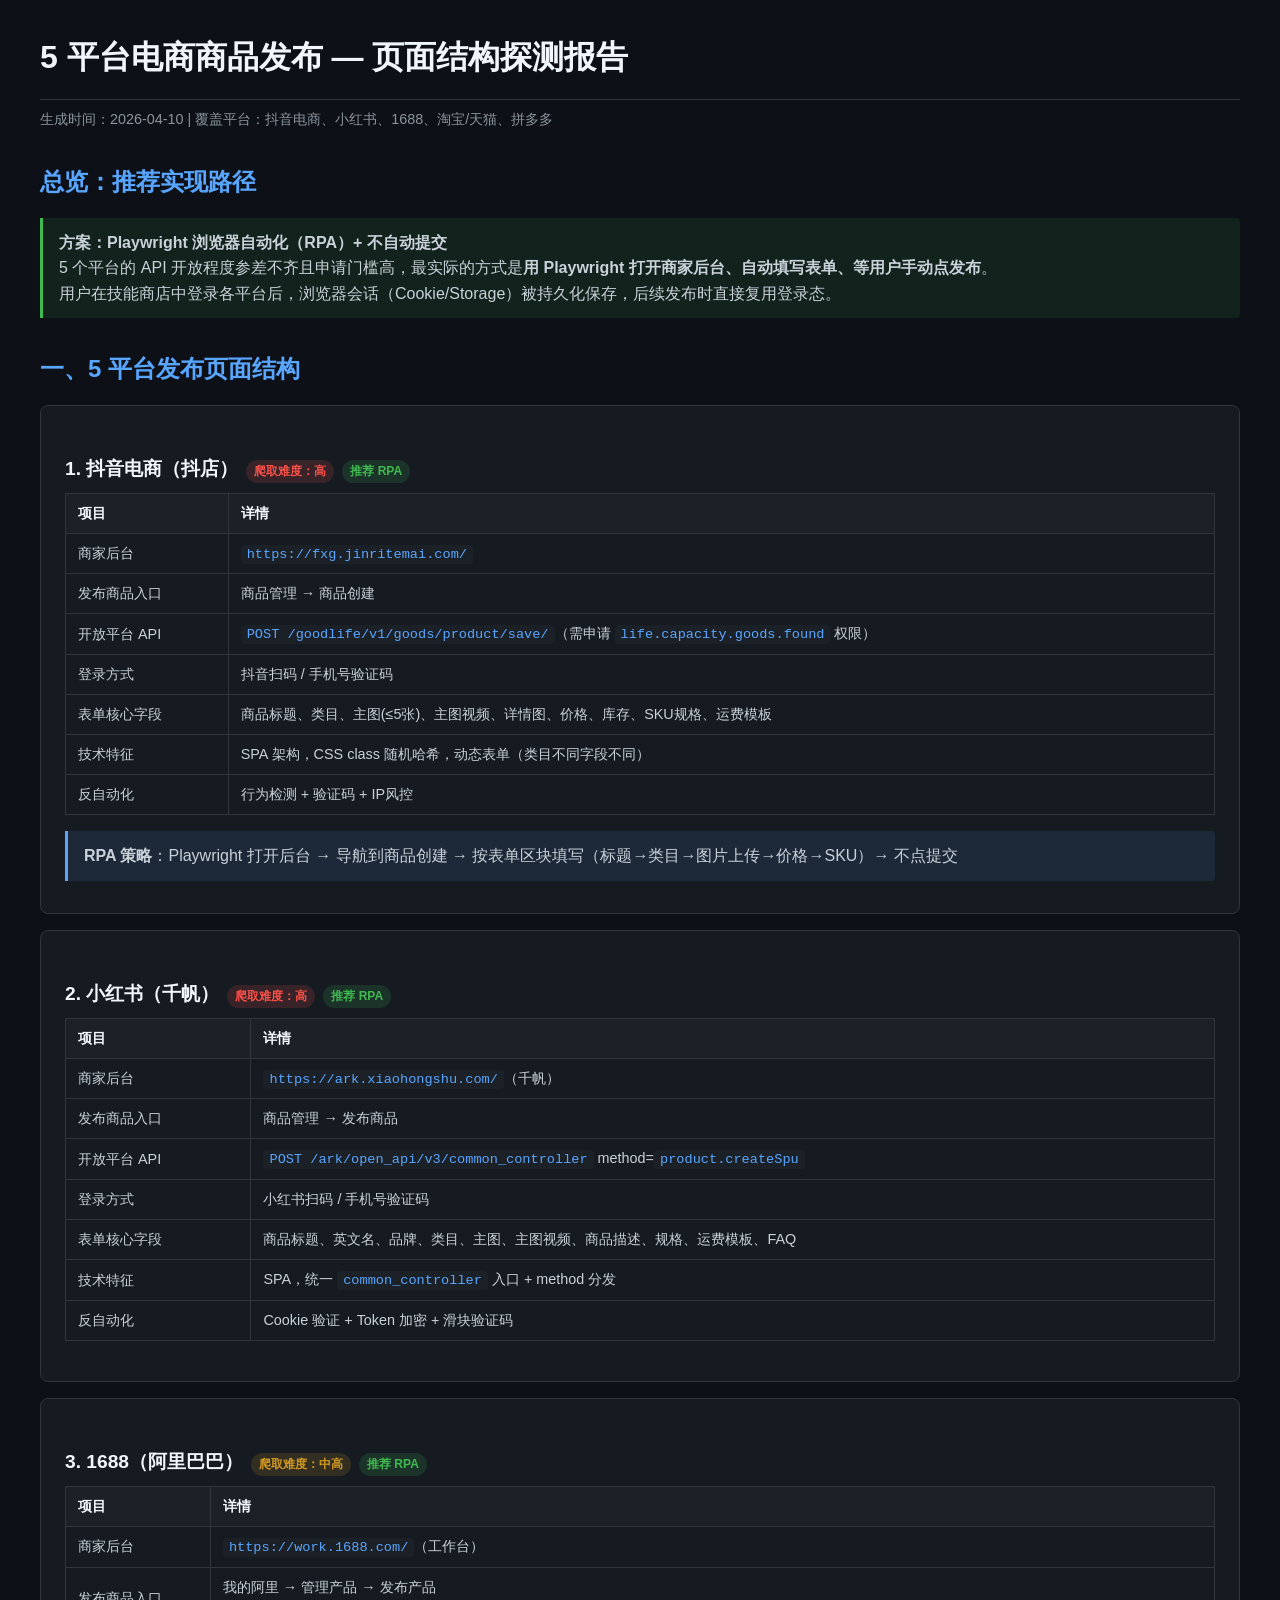
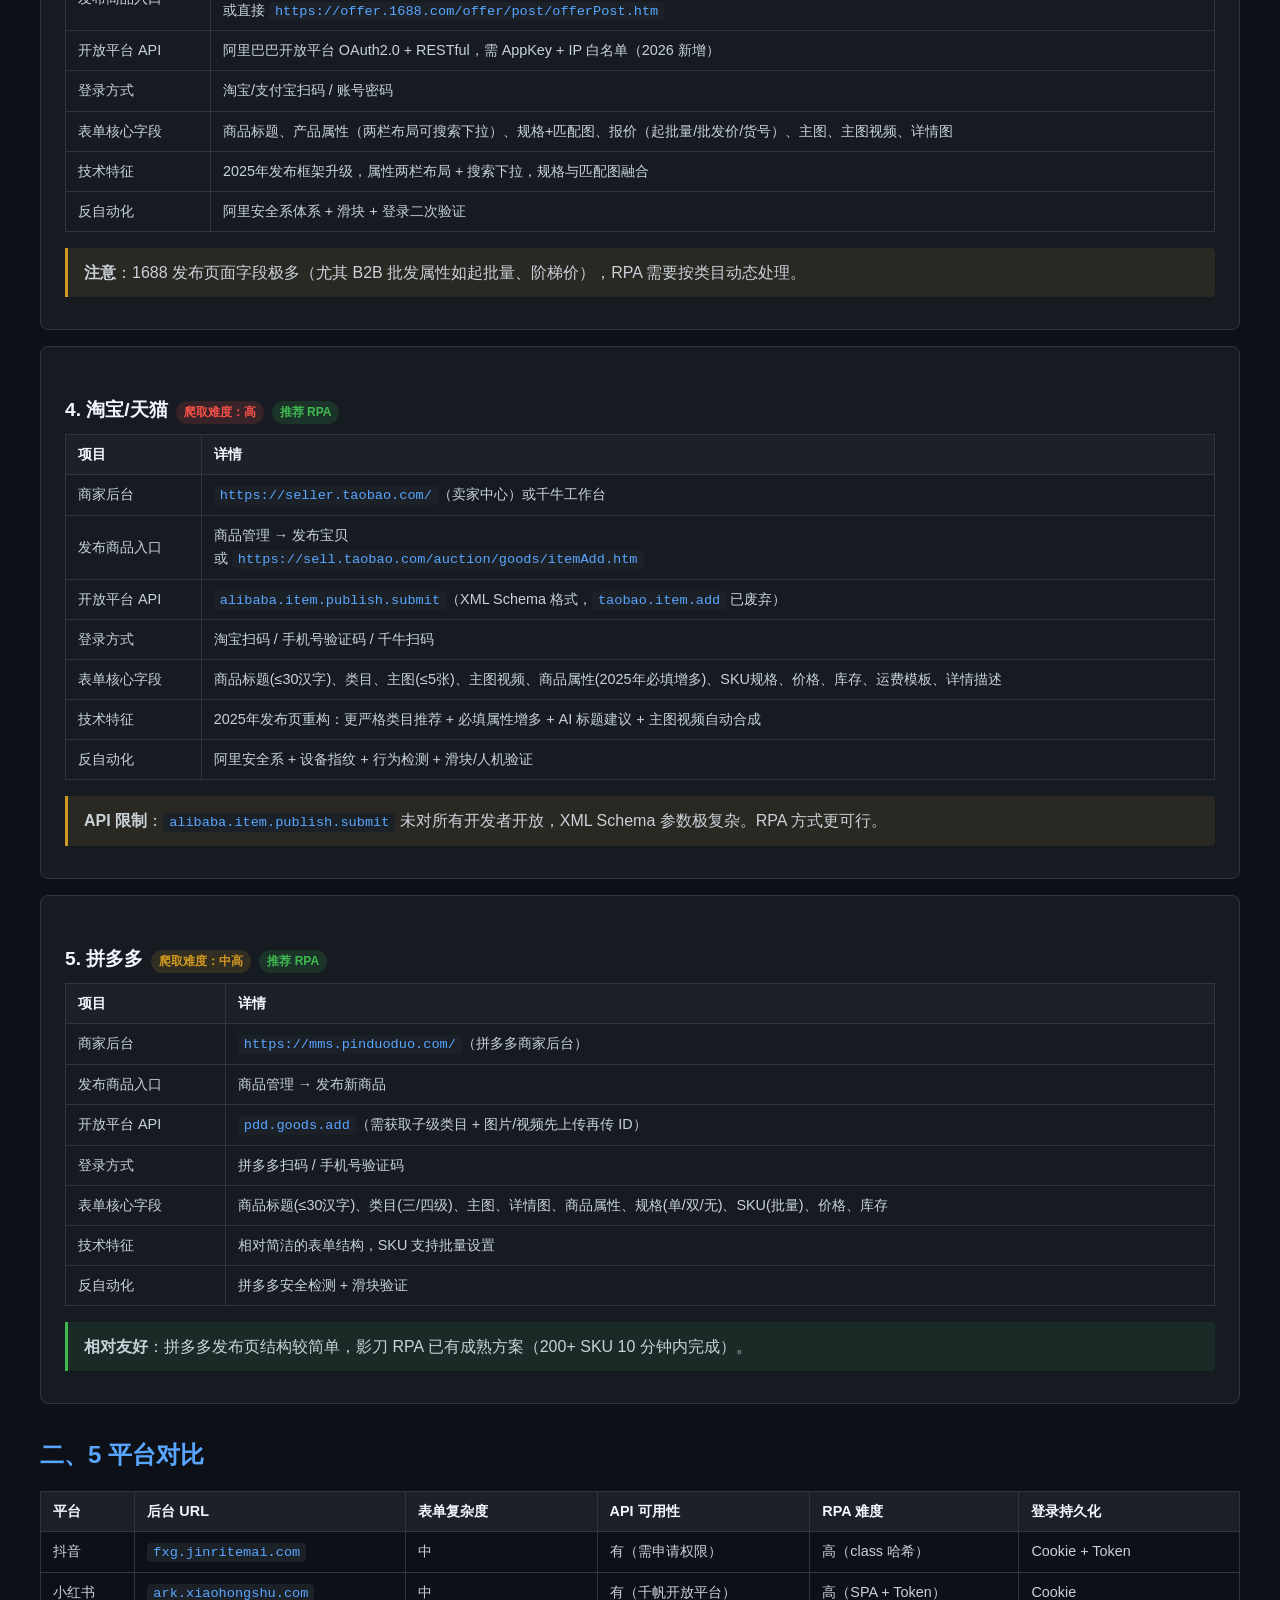
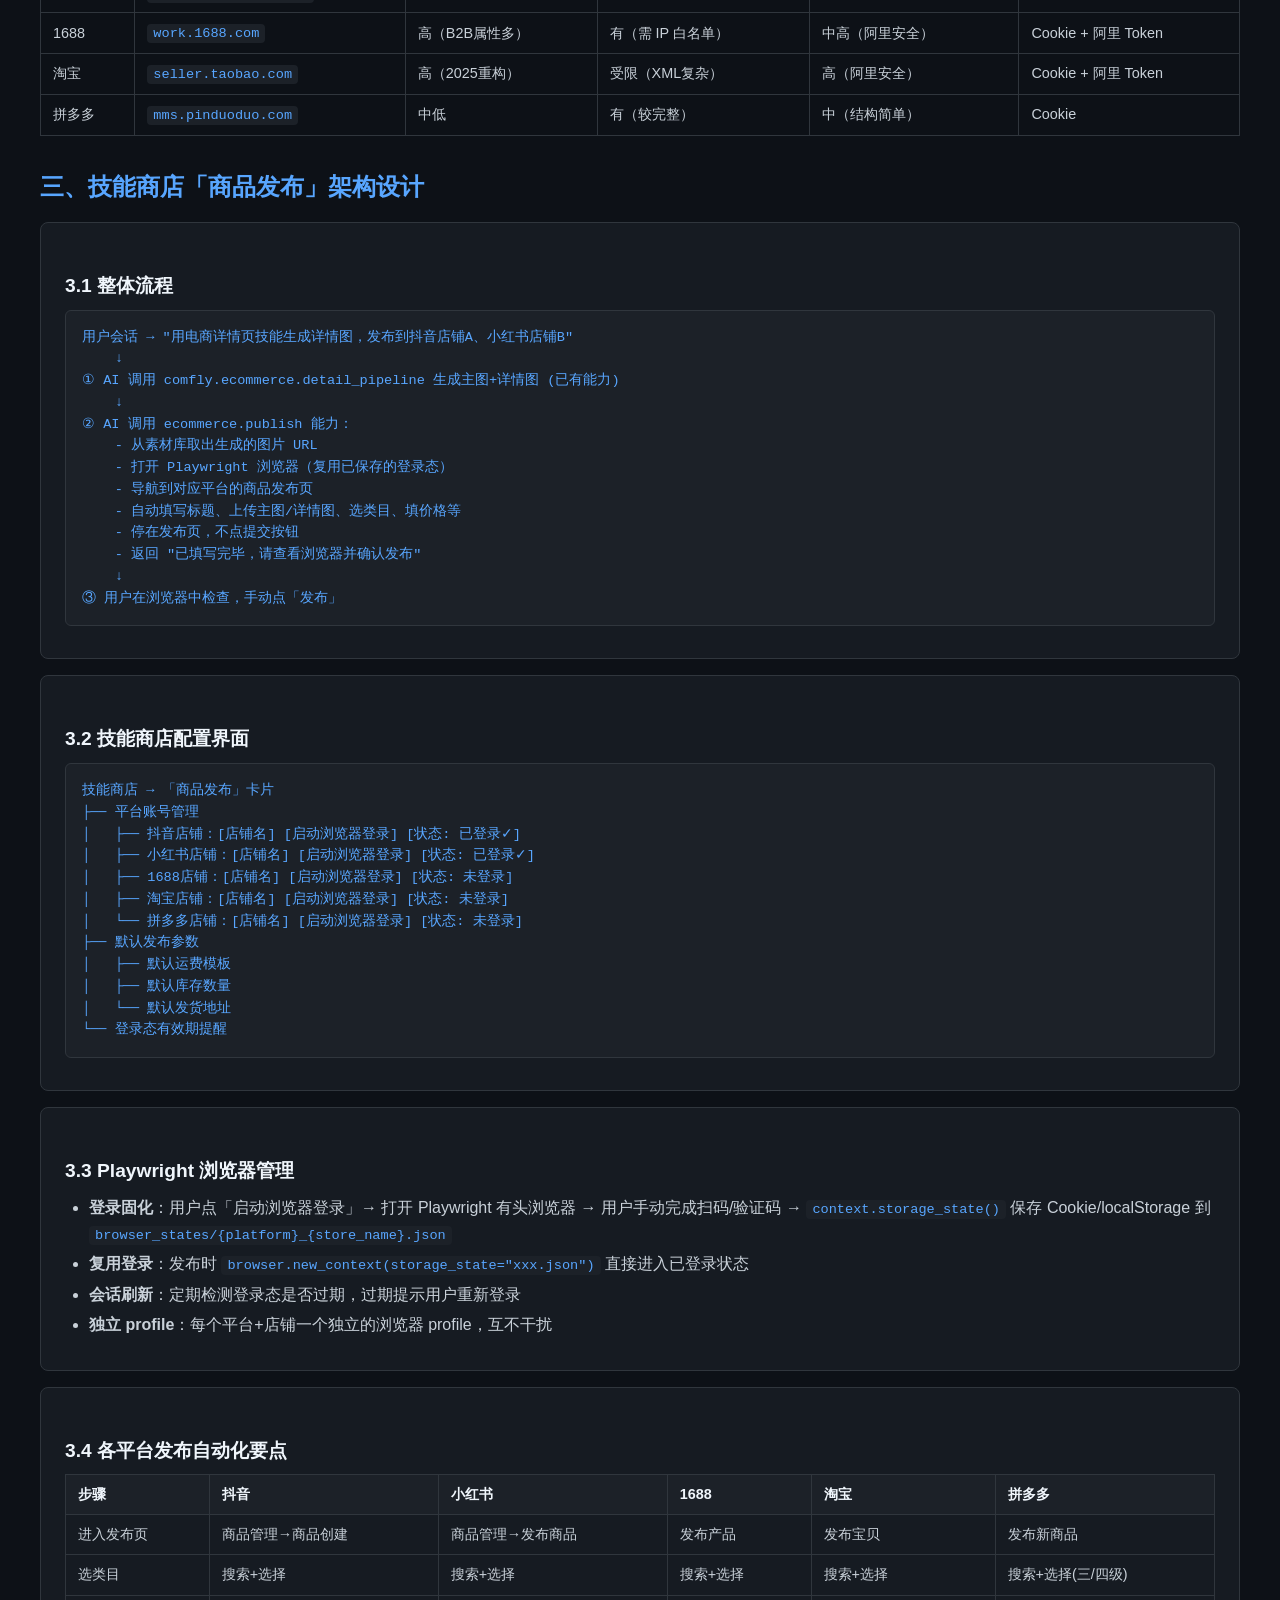
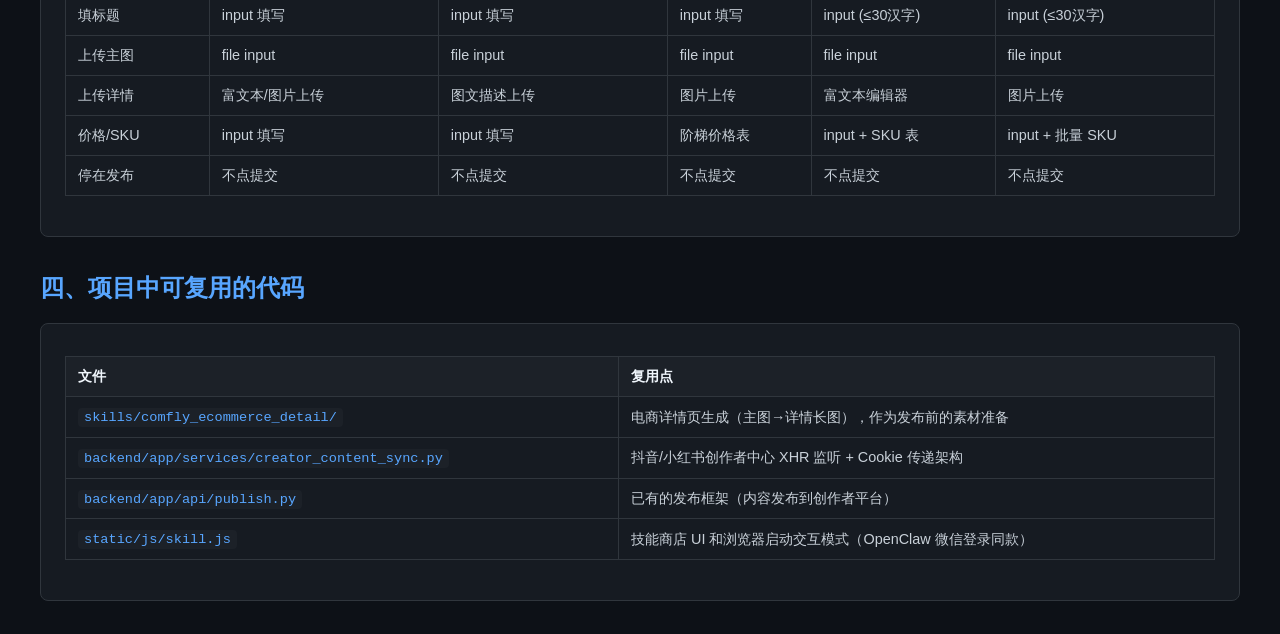
<file: docs/ecommerce-recon-report.html>
<!DOCTYPE html>
<html lang="zh">
<head>
<meta charset="UTF-8">
<meta name="viewport" content="width=device-width, initial-scale=1.0">
<title>5平台电商商品发布 页面结构探测报告</title>
<style>
:root { --bg: #0d1117; --card: #161b22; --border: #30363d; --text: #c9d1d9; --heading: #f0f6fc; --accent: #58a6ff; --green: #3fb950; --yellow: #d29922; --red: #f85149; --code-bg: #1c2128; }
* { margin: 0; padding: 0; box-sizing: border-box; }
body { font-family: -apple-system, BlinkMacSystemFont, 'Segoe UI', Helvetica, Arial, sans-serif; background: var(--bg); color: var(--text); line-height: 1.6; padding: 2rem; }
.container { max-width: 1200px; margin: 0 auto; }
h1 { color: var(--heading); font-size: 2rem; margin-bottom: 0.5rem; border-bottom: 1px solid var(--border); padding-bottom: 1rem; }
h2 { color: var(--accent); font-size: 1.5rem; margin: 2rem 0 1rem; }
h3 { color: var(--heading); font-size: 1.2rem; margin: 1.5rem 0 0.5rem; }
.meta { color: #8b949e; font-size: 0.9rem; margin-bottom: 2rem; }
.platform { background: var(--card); border: 1px solid var(--border); border-radius: 8px; padding: 1.5rem; margin: 1rem 0; }
.badge { display: inline-block; padding: 2px 8px; border-radius: 12px; font-size: 0.75rem; font-weight: 600; margin-left: 8px; }
.badge-high { background: rgba(248,81,73,0.15); color: var(--red); }
.badge-medium { background: rgba(210,153,34,0.15); color: var(--yellow); }
.badge-api { background: rgba(88,166,255,0.15); color: var(--accent); }
.badge-rpa { background: rgba(63,185,80,0.15); color: var(--green); }
table { width: 100%; border-collapse: collapse; margin: 0.5rem 0 1rem; }
th, td { padding: 8px 12px; border: 1px solid var(--border); text-align: left; font-size: 0.9rem; }
th { background: var(--code-bg); color: var(--heading); }
code { background: var(--code-bg); padding: 2px 6px; border-radius: 4px; font-size: 0.85rem; color: var(--accent); }
pre { background: var(--code-bg); border: 1px solid var(--border); border-radius: 6px; padding: 1rem; overflow-x: auto; margin: 0.5rem 0; font-size: 0.85rem; }
pre code { background: none; padding: 0; }
.warn { background: rgba(210,153,34,0.1); border-left: 3px solid var(--yellow); padding: 0.75rem 1rem; margin: 0.5rem 0; border-radius: 0 4px 4px 0; }
.info { background: rgba(88,166,255,0.1); border-left: 3px solid var(--accent); padding: 0.75rem 1rem; margin: 0.5rem 0; border-radius: 0 4px 4px 0; }
.good { background: rgba(63,185,80,0.1); border-left: 3px solid var(--green); padding: 0.75rem 1rem; margin: 0.5rem 0; border-radius: 0 4px 4px 0; }
ul, ol { margin: 0.5rem 0 0.5rem 1.5rem; }
li { margin: 0.3rem 0; }
.grid-3 { display: grid; grid-template-columns: repeat(auto-fit, minmax(340px, 1fr)); gap: 1rem; }
@media (max-width: 768px) { body { padding: 1rem; } .grid-3 { grid-template-columns: 1fr; } }
</style>
</head>
<body>
<div class="container">

<h1>5 平台电商商品发布 — 页面结构探测报告</h1>
<p class="meta">生成时间：2026-04-10 | 覆盖平台：抖音电商、小红书、1688、淘宝/天猫、拼多多</p>

<!-- ===== OVERVIEW ===== -->
<h2>总览：推荐实现路径</h2>
<div class="good">
<strong>方案：Playwright 浏览器自动化（RPA）+ 不自动提交</strong><br>
5 个平台的 API 开放程度参差不齐且申请门槛高，最实际的方式是<strong>用 Playwright 打开商家后台、自动填写表单、等用户手动点发布</strong>。<br>
用户在技能商店中登录各平台后，浏览器会话（Cookie/Storage）被持久化保存，后续发布时直接复用登录态。
</div>

<!-- ===== PLATFORM CARDS ===== -->
<h2>一、5 平台发布页面结构</h2>

<!-- DOUYIN -->
<div class="platform">
<h3>1. 抖音电商（抖店）<span class="badge badge-high">爬取难度：高</span><span class="badge badge-rpa">推荐 RPA</span></h3>
<table>
<tr><th>项目</th><th>详情</th></tr>
<tr><td>商家后台</td><td><code>https://fxg.jinritemai.com/</code></td></tr>
<tr><td>发布商品入口</td><td>商品管理 → 商品创建</td></tr>
<tr><td>开放平台 API</td><td><code>POST /goodlife/v1/goods/product/save/</code>（需申请 <code>life.capacity.goods.found</code> 权限）</td></tr>
<tr><td>登录方式</td><td>抖音扫码 / 手机号验证码</td></tr>
<tr><td>表单核心字段</td><td>商品标题、类目、主图(≤5张)、主图视频、详情图、价格、库存、SKU规格、运费模板</td></tr>
<tr><td>技术特征</td><td>SPA 架构，CSS class 随机哈希，动态表单（类目不同字段不同）</td></tr>
<tr><td>反自动化</td><td>行为检测 + 验证码 + IP风控</td></tr>
</table>
<div class="info"><strong>RPA 策略</strong>：Playwright 打开后台 → 导航到商品创建 → 按表单区块填写（标题→类目→图片上传→价格→SKU）→ 不点提交</div>
</div>

<!-- XIAOHONGSHU -->
<div class="platform">
<h3>2. 小红书（千帆）<span class="badge badge-high">爬取难度：高</span><span class="badge badge-rpa">推荐 RPA</span></h3>
<table>
<tr><th>项目</th><th>详情</th></tr>
<tr><td>商家后台</td><td><code>https://ark.xiaohongshu.com/</code>（千帆）</td></tr>
<tr><td>发布商品入口</td><td>商品管理 → 发布商品</td></tr>
<tr><td>开放平台 API</td><td><code>POST /ark/open_api/v3/common_controller</code> method=<code>product.createSpu</code></td></tr>
<tr><td>登录方式</td><td>小红书扫码 / 手机号验证码</td></tr>
<tr><td>表单核心字段</td><td>商品标题、英文名、品牌、类目、主图、主图视频、商品描述、规格、运费模板、FAQ</td></tr>
<tr><td>技术特征</td><td>SPA，统一 <code>common_controller</code> 入口 + method 分发</td></tr>
<tr><td>反自动化</td><td>Cookie 验证 + Token 加密 + 滑块验证码</td></tr>
</table>
</div>

<!-- 1688 -->
<div class="platform">
<h3>3. 1688（阿里巴巴）<span class="badge badge-medium">爬取难度：中高</span><span class="badge badge-rpa">推荐 RPA</span></h3>
<table>
<tr><th>项目</th><th>详情</th></tr>
<tr><td>商家后台</td><td><code>https://work.1688.com/</code>（工作台）</td></tr>
<tr><td>发布商品入口</td><td>我的阿里 → 管理产品 → 发布产品<br>或直接 <code>https://offer.1688.com/offer/post/offerPost.htm</code></td></tr>
<tr><td>开放平台 API</td><td>阿里巴巴开放平台 OAuth2.0 + RESTful，需 AppKey + IP 白名单（2026 新增）</td></tr>
<tr><td>登录方式</td><td>淘宝/支付宝扫码 / 账号密码</td></tr>
<tr><td>表单核心字段</td><td>商品标题、产品属性（两栏布局可搜索下拉）、规格+匹配图、报价（起批量/批发价/货号）、主图、主图视频、详情图</td></tr>
<tr><td>技术特征</td><td>2025年发布框架升级，属性两栏布局 + 搜索下拉，规格与匹配图融合</td></tr>
<tr><td>反自动化</td><td>阿里安全系体系 + 滑块 + 登录二次验证</td></tr>
</table>
<div class="warn"><strong>注意</strong>：1688 发布页面字段极多（尤其 B2B 批发属性如起批量、阶梯价），RPA 需要按类目动态处理。</div>
</div>

<!-- TAOBAO -->
<div class="platform">
<h3>4. 淘宝/天猫<span class="badge badge-high">爬取难度：高</span><span class="badge badge-rpa">推荐 RPA</span></h3>
<table>
<tr><th>项目</th><th>详情</th></tr>
<tr><td>商家后台</td><td><code>https://seller.taobao.com/</code>（卖家中心）或千牛工作台</td></tr>
<tr><td>发布商品入口</td><td>商品管理 → 发布宝贝<br>或 <code>https://sell.taobao.com/auction/goods/itemAdd.htm</code></td></tr>
<tr><td>开放平台 API</td><td><code>alibaba.item.publish.submit</code>（XML Schema 格式，<code>taobao.item.add</code> 已废弃）</td></tr>
<tr><td>登录方式</td><td>淘宝扫码 / 手机号验证码 / 千牛扫码</td></tr>
<tr><td>表单核心字段</td><td>商品标题(≤30汉字)、类目、主图(≤5张)、主图视频、商品属性(2025年必填增多)、SKU规格、价格、库存、运费模板、详情描述</td></tr>
<tr><td>技术特征</td><td>2025年发布页重构：更严格类目推荐 + 必填属性增多 + AI 标题建议 + 主图视频自动合成</td></tr>
<tr><td>反自动化</td><td>阿里安全系 + 设备指纹 + 行为检测 + 滑块/人机验证</td></tr>
</table>
<div class="warn"><strong>API 限制</strong>：<code>alibaba.item.publish.submit</code> 未对所有开发者开放，XML Schema 参数极复杂。RPA 方式更可行。</div>
</div>

<!-- PINDUODUO -->
<div class="platform">
<h3>5. 拼多多<span class="badge badge-medium">爬取难度：中高</span><span class="badge badge-rpa">推荐 RPA</span></h3>
<table>
<tr><th>项目</th><th>详情</th></tr>
<tr><td>商家后台</td><td><code>https://mms.pinduoduo.com/</code>（拼多多商家后台）</td></tr>
<tr><td>发布商品入口</td><td>商品管理 → 发布新商品</td></tr>
<tr><td>开放平台 API</td><td><code>pdd.goods.add</code>（需获取子级类目 + 图片/视频先上传再传 ID）</td></tr>
<tr><td>登录方式</td><td>拼多多扫码 / 手机号验证码</td></tr>
<tr><td>表单核心字段</td><td>商品标题(≤30汉字)、类目(三/四级)、主图、详情图、商品属性、规格(单/双/无)、SKU(批量)、价格、库存</td></tr>
<tr><td>技术特征</td><td>相对简洁的表单结构，SKU 支持批量设置</td></tr>
<tr><td>反自动化</td><td>拼多多安全检测 + 滑块验证</td></tr>
</table>
<div class="good"><strong>相对友好</strong>：拼多多发布页结构较简单，影刀 RPA 已有成熟方案（200+ SKU 10 分钟内完成）。</div>
</div>

<!-- ===== COMPARISON TABLE ===== -->
<h2>二、5 平台对比</h2>
<table>
<tr>
<th>平台</th><th>后台 URL</th><th>表单复杂度</th><th>API 可用性</th><th>RPA 难度</th><th>登录持久化</th>
</tr>
<tr><td>抖音</td><td><code>fxg.jinritemai.com</code></td><td>中</td><td>有（需申请权限）</td><td>高（class 哈希）</td><td>Cookie + Token</td></tr>
<tr><td>小红书</td><td><code>ark.xiaohongshu.com</code></td><td>中</td><td>有（千帆开放平台）</td><td>高（SPA + Token）</td><td>Cookie</td></tr>
<tr><td>1688</td><td><code>work.1688.com</code></td><td>高（B2B属性多）</td><td>有（需 IP 白名单）</td><td>中高（阿里安全）</td><td>Cookie + 阿里 Token</td></tr>
<tr><td>淘宝</td><td><code>seller.taobao.com</code></td><td>高（2025重构）</td><td>受限（XML复杂）</td><td>高（阿里安全）</td><td>Cookie + 阿里 Token</td></tr>
<tr><td>拼多多</td><td><code>mms.pinduoduo.com</code></td><td>中低</td><td>有（较完整）</td><td>中（结构简单）</td><td>Cookie</td></tr>
</table>

<!-- ===== ARCHITECTURE ===== -->
<h2>三、技能商店「商品发布」架构设计</h2>

<div class="platform">
<h3>3.1 整体流程</h3>
<pre><code>用户会话 → "用电商详情页技能生成详情图，发布到抖音店铺A、小红书店铺B"
    ↓
① AI 调用 comfly.ecommerce.detail_pipeline 生成主图+详情图 (已有能力)
    ↓
② AI 调用 ecommerce.publish 能力：
    - 从素材库取出生成的图片 URL
    - 打开 Playwright 浏览器（复用已保存的登录态）
    - 导航到对应平台的商品发布页
    - 自动填写标题、上传主图/详情图、选类目、填价格等
    - 停在发布页，不点提交按钮
    - 返回 "已填写完毕，请查看浏览器并确认发布"
    ↓
③ 用户在浏览器中检查，手动点「发布」</code></pre>
</div>

<div class="platform">
<h3>3.2 技能商店配置界面</h3>
<pre><code>技能商店 → 「商品发布」卡片
├── 平台账号管理
│   ├── 抖音店铺：[店铺名] [启动浏览器登录] [状态: 已登录✓]
│   ├── 小红书店铺：[店铺名] [启动浏览器登录] [状态: 已登录✓]
│   ├── 1688店铺：[店铺名] [启动浏览器登录] [状态: 未登录]
│   ├── 淘宝店铺：[店铺名] [启动浏览器登录] [状态: 未登录]
│   └── 拼多多店铺：[店铺名] [启动浏览器登录] [状态: 未登录]
├── 默认发布参数
│   ├── 默认运费模板
│   ├── 默认库存数量
│   └── 默认发货地址
└── 登录态有效期提醒</code></pre>
</div>

<div class="platform">
<h3>3.3 Playwright 浏览器管理</h3>
<ul>
<li><strong>登录固化</strong>：用户点「启动浏览器登录」→ 打开 Playwright 有头浏览器 → 用户手动完成扫码/验证码 → <code>context.storage_state()</code> 保存 Cookie/localStorage 到 <code>browser_states/{platform}_{store_name}.json</code></li>
<li><strong>复用登录</strong>：发布时 <code>browser.new_context(storage_state="xxx.json")</code> 直接进入已登录状态</li>
<li><strong>会话刷新</strong>：定期检测登录态是否过期，过期提示用户重新登录</li>
<li><strong>独立 profile</strong>：每个平台+店铺一个独立的浏览器 profile，互不干扰</li>
</ul>
</div>

<div class="platform">
<h3>3.4 各平台发布自动化要点</h3>

<table>
<tr><th>步骤</th><th>抖音</th><th>小红书</th><th>1688</th><th>淘宝</th><th>拼多多</th></tr>
<tr><td>进入发布页</td><td>商品管理→商品创建</td><td>商品管理→发布商品</td><td>发布产品</td><td>发布宝贝</td><td>发布新商品</td></tr>
<tr><td>选类目</td><td>搜索+选择</td><td>搜索+选择</td><td>搜索+选择</td><td>搜索+选择</td><td>搜索+选择(三/四级)</td></tr>
<tr><td>填标题</td><td>input 填写</td><td>input 填写</td><td>input 填写</td><td>input (≤30汉字)</td><td>input (≤30汉字)</td></tr>
<tr><td>上传主图</td><td>file input</td><td>file input</td><td>file input</td><td>file input</td><td>file input</td></tr>
<tr><td>上传详情</td><td>富文本/图片上传</td><td>图文描述上传</td><td>图片上传</td><td>富文本编辑器</td><td>图片上传</td></tr>
<tr><td>价格/SKU</td><td>input 填写</td><td>input 填写</td><td>阶梯价格表</td><td>input + SKU 表</td><td>input + 批量 SKU</td></tr>
<tr><td>停在发布</td><td>不点提交</td><td>不点提交</td><td>不点提交</td><td>不点提交</td><td>不点提交</td></tr>
</table>
</div>

<!-- ===== EXISTING CODE ===== -->
<h2>四、项目中可复用的代码</h2>
<div class="platform">
<table>
<tr><th>文件</th><th>复用点</th></tr>
<tr><td><code>skills/comfly_ecommerce_detail/</code></td><td>电商详情页生成（主图→详情长图），作为发布前的素材准备</td></tr>
<tr><td><code>backend/app/services/creator_content_sync.py</code></td><td>抖音/小红书创作者中心 XHR 监听 + Cookie 传递架构</td></tr>
<tr><td><code>backend/app/api/publish.py</code></td><td>已有的发布框架（内容发布到创作者平台）</td></tr>
<tr><td><code>static/js/skill.js</code></td><td>技能商店 UI 和浏览器启动交互模式（OpenClaw 微信登录同款）</td></tr>
</table>
</div>

</div>
</body>
</html>
</file>
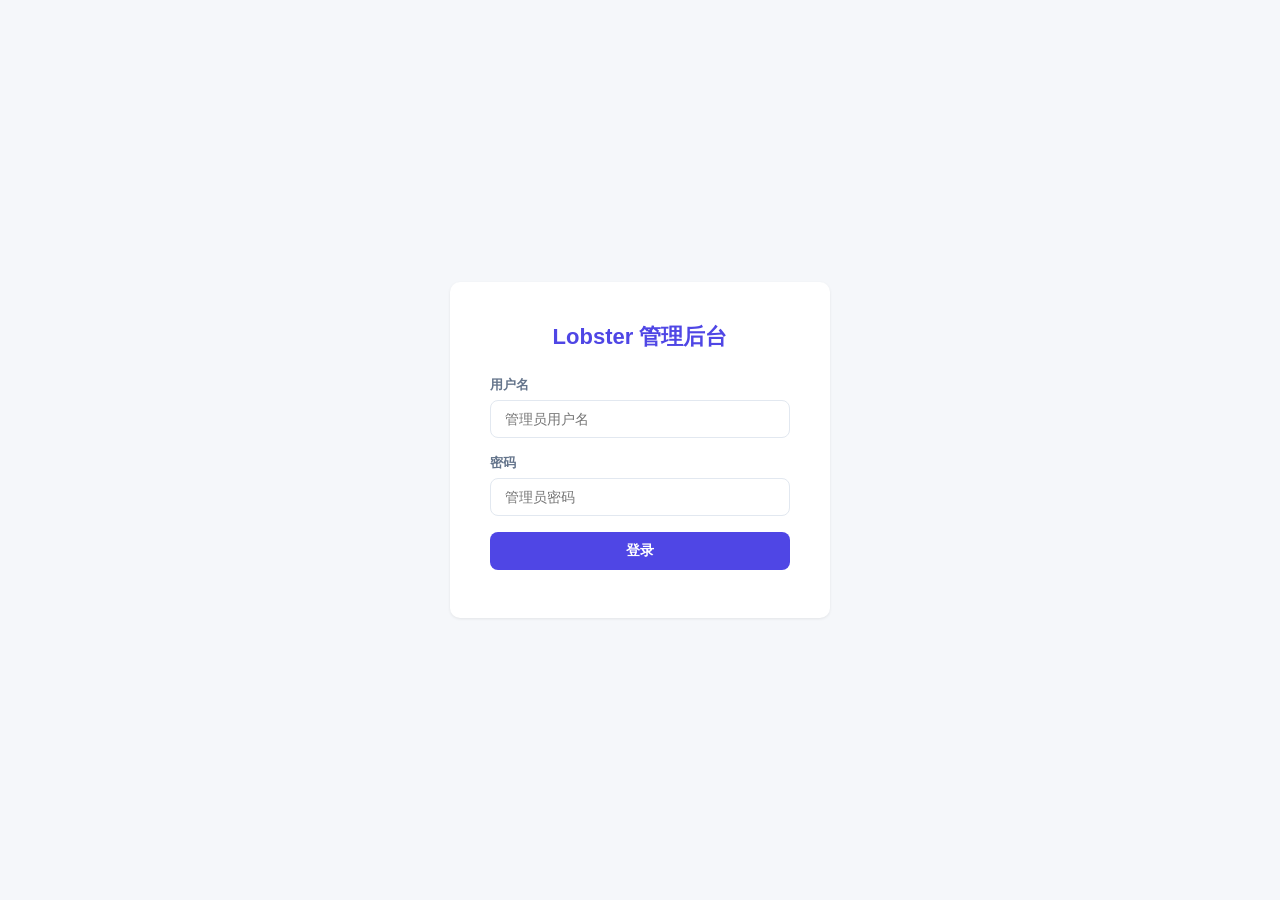
<file: backend/app/static/admin.html>
<!DOCTYPE html>
<html lang="zh-CN">
<head>
<meta charset="UTF-8">
<meta name="viewport" content="width=device-width, initial-scale=1.0">
<title>Lobster 管理后台</title>
<style>
*{margin:0;padding:0;box-sizing:border-box}
:root{--bg:#f5f7fa;--card:#fff;--primary:#4f46e5;--primary-hover:#4338ca;--danger:#ef4444;--success:#22c55e;--text:#1e293b;--text-secondary:#64748b;--border:#e2e8f0;--radius:10px;--shadow:0 1px 3px rgba(0,0,0,.08)}
body{font-family:-apple-system,BlinkMacSystemFont,'Segoe UI',Roboto,'Helvetica Neue',Arial,sans-serif;background:var(--bg);color:var(--text);min-height:100vh}
.login-wrap{display:flex;align-items:center;justify-content:center;min-height:100vh;padding:20px}
.login-card{background:var(--card);border-radius:var(--radius);box-shadow:var(--shadow);padding:40px;width:100%;max-width:380px}
.login-card h1{text-align:center;margin-bottom:24px;font-size:22px;color:var(--primary)}
.form-group{margin-bottom:16px}
.form-group label{display:block;margin-bottom:6px;font-size:13px;font-weight:600;color:var(--text-secondary)}
.form-group input{width:100%;padding:10px 14px;border:1px solid var(--border);border-radius:8px;font-size:14px;transition:border-color .2s}
.form-group input:focus{outline:none;border-color:var(--primary)}
.btn{display:inline-flex;align-items:center;justify-content:center;padding:10px 20px;border:none;border-radius:8px;font-size:14px;font-weight:600;cursor:pointer;transition:all .15s}
.btn-primary{background:var(--primary);color:#fff;width:100%}
.btn-primary:hover{background:var(--primary-hover)}
.btn-sm{padding:6px 14px;font-size:13px}
.btn-success{background:var(--success);color:#fff}
.btn-danger{background:var(--danger);color:#fff}
.btn-outline{background:transparent;border:1px solid var(--border);color:var(--text)}
.btn-outline:hover{background:var(--bg)}
.error-msg{color:var(--danger);font-size:13px;margin-top:8px;text-align:center}

/* Dashboard */
.dashboard{display:none}
.topbar{background:var(--card);border-bottom:1px solid var(--border);padding:12px 24px;display:flex;align-items:center;justify-content:space-between;position:sticky;top:0;z-index:10}
.topbar h2{font-size:18px;color:var(--primary)}
.topbar .user-info{display:flex;align-items:center;gap:12px}
.nav-tabs{display:flex;gap:2px;margin-left:32px}
.nav-tab{padding:8px 20px;border-radius:6px 6px 0 0;cursor:pointer;font-size:14px;font-weight:500;color:var(--text-secondary);transition:all .15s;border-bottom:2px solid transparent}
.nav-tab.active{color:var(--primary);border-bottom-color:var(--primary);font-weight:600}
.nav-tab:hover:not(.active){color:var(--text)}
.container{max-width:1100px;margin:0 auto;padding:24px}

/* Stats */
.stats-grid{display:grid;grid-template-columns:repeat(auto-fit,minmax(180px,1fr));gap:16px;margin-bottom:24px}
.stats-card{background:var(--card);border-radius:var(--radius);box-shadow:var(--shadow);padding:20px;text-align:center}
.stats-card .sc-label{font-size:12px;color:var(--text-secondary);margin-bottom:6px;text-transform:uppercase;letter-spacing:.5px}
.stats-card .sc-value{font-size:28px;font-weight:700;color:var(--primary)}
.stats-card .sc-sub{font-size:12px;color:var(--text-secondary);margin-top:4px}
.chart-card{background:var(--card);border-radius:var(--radius);box-shadow:var(--shadow);padding:20px;margin-bottom:20px}
.chart-card h3{font-size:15px;margin-bottom:16px;color:var(--text)}
.chart-bar-row{display:flex;align-items:center;gap:8px;margin-bottom:6px;font-size:12px}
.chart-bar-label{width:80px;text-align:right;color:var(--text-secondary);flex-shrink:0}
.chart-bar{height:22px;background:var(--primary);border-radius:4px;min-width:2px;transition:width .3s ease}
.chart-bar-value{color:var(--text-secondary);min-width:48px}
.chart-bar.green{background:var(--success)}
.chart-bar.red{background:var(--danger)}
.chart-bar.yellow{background:#f59e0b}
.rank-table{width:100%}
.rank-table td{padding:8px 12px;font-size:13px}
.rank-table tr:nth-child(even){background:var(--bg)}
.rank-num{width:32px;font-weight:700;color:var(--primary)}
.search-bar{display:flex;gap:10px;margin-bottom:24px}
.search-bar input{flex:1;padding:10px 16px;border:1px solid var(--border);border-radius:8px;font-size:14px}
.search-bar input:focus{outline:none;border-color:var(--primary)}
.card{background:var(--card);border-radius:var(--radius);box-shadow:var(--shadow);padding:20px;margin-bottom:20px}
.card h3{font-size:16px;margin-bottom:16px;color:var(--text)}
.stats{display:grid;grid-template-columns:repeat(auto-fit,minmax(140px,1fr));gap:12px;margin-bottom:12px}
.stat-item{text-align:center;padding:12px;background:var(--bg);border-radius:8px}
.stat-item .label{font-size:12px;color:var(--text-secondary);margin-bottom:4px}
.stat-item .value{font-size:20px;font-weight:700;color:var(--primary)}
table{width:100%;border-collapse:collapse}
th,td{padding:10px 12px;text-align:left;border-bottom:1px solid var(--border);font-size:13px}
th{font-weight:600;color:var(--text-secondary);font-size:12px;text-transform:uppercase}
tr:hover{background:var(--bg)}
.badge{display:inline-block;padding:2px 8px;border-radius:12px;font-size:11px;font-weight:600}
.badge-green{background:#dcfce7;color:#166534}
.badge-blue{background:#dbeafe;color:#1e40af}
.badge-red{background:#fee2e2;color:#991b1b}
.badge-yellow{background:#fef9c3;color:#854d0e}
.credits-value{font-weight:700;color:var(--primary)}
.recharge-row{display:flex;gap:8px;align-items:center;margin-top:12px}
.recharge-row input{width:120px;padding:8px 12px;border:1px solid var(--border);border-radius:8px;font-size:14px}
.recharge-row input:focus{outline:none;border-color:var(--primary)}
.pagination{display:flex;justify-content:center;gap:8px;margin-top:16px}
.empty{text-align:center;padding:40px;color:var(--text-secondary)}
.toast{position:fixed;top:20px;right:20px;padding:12px 20px;border-radius:8px;color:#fff;font-size:14px;font-weight:500;z-index:100;animation:slideIn .3s ease}
.toast-success{background:var(--success)}
.toast-error{background:var(--danger)}
@keyframes slideIn{from{transform:translateX(100%);opacity:0}to{transform:translateX(0);opacity:1}}
.tabs{display:flex;gap:4px;margin-bottom:20px;background:var(--bg);padding:4px;border-radius:8px}
.tab{padding:8px 16px;border-radius:6px;cursor:pointer;font-size:13px;font-weight:500;color:var(--text-secondary);transition:all .15s}
.tab.active{background:var(--card);color:var(--primary);box-shadow:var(--shadow)}
.tab:hover:not(.active){color:var(--text)}
.detail-back{cursor:pointer;color:var(--primary);font-size:13px;margin-bottom:12px;display:inline-flex;align-items:center;gap:4px}
.detail-back:hover{text-decoration:underline}
/* Modal */
.modal-mask{display:none;position:fixed;inset:0;background:rgba(15,23,42,.45);z-index:200;align-items:center;justify-content:center;padding:20px}
.modal-mask.show{display:flex}
.modal-card{background:var(--card);border-radius:var(--radius);box-shadow:0 10px 40px rgba(0,0,0,.18);padding:24px;width:100%;max-width:380px}
.modal-card h3{font-size:16px;margin-bottom:6px;color:var(--text)}
.modal-card .modal-sub{font-size:12px;color:var(--text-secondary);margin-bottom:16px}
.modal-actions{display:flex;justify-content:flex-end;gap:8px;margin-top:16px}
.modal-card .form-group input[type="password"]{width:100%}
</style>
</head>
<body>

<!-- Login -->
<div class="login-wrap" id="loginView">
  <div class="login-card">
    <h1>Lobster 管理后台</h1>
    <div class="form-group">
      <label>用户名</label>
      <input type="text" id="loginUser" autocomplete="username" placeholder="管理员用户名">
    </div>
    <div class="form-group">
      <label>密码</label>
      <input type="password" id="loginPass" autocomplete="current-password" placeholder="管理员密码">
    </div>
    <button class="btn btn-primary" onclick="doLogin()">登录</button>
    <div class="error-msg" id="loginError"></div>
  </div>
</div>

<!-- Dashboard -->
<div class="dashboard" id="dashboardView">
  <div class="topbar">
    <div style="display:flex;align-items:center">
      <h2>Lobster 管理后台</h2>
      <div class="nav-tabs">
        <div class="nav-tab active" data-nav="stats" onclick="switchNav('stats')">统计</div>
        <div class="nav-tab" data-nav="users" onclick="switchNav('users')">用户信息</div>
        <div class="nav-tab" data-nav="tikhub" onclick="switchNav('tikhub')">TikHub</div>
      </div>
    </div>
    <div class="user-info">
      <span id="adminName" style="font-size:13px;color:var(--text-secondary)"></span>
      <button class="btn btn-outline btn-sm" onclick="doLogout()">退出</button>
    </div>
  </div>

  <!-- Page: Users -->
  <div class="container" id="pageUsers" style="display:none">
    <div class="search-bar">
      <input type="text" id="searchInput" placeholder="搜索用户：输入手机号、账号、邮箱或用户ID…" onkeydown="if(event.key==='Enter')doSearch()">
      <button class="btn btn-primary btn-sm" onclick="doSearch()">搜索</button>
    </div>

    <div class="tabs">
      <div class="tab active" data-tab="search" onclick="switchTab('search')">搜索结果</div>
      <div class="tab" data-tab="all" onclick="switchTab('all')">全部用户</div>
    </div>

    <div id="tabSearch">
      <div class="card" id="searchResults">
        <div class="empty">输入关键词搜索用户</div>
      </div>
    </div>

    <div id="tabAll" style="display:none">
      <div class="card" id="allUsersCard">
        <h3>全部用户</h3>
        <div id="allUsersTable"></div>
        <div class="pagination" id="allUsersPagination"></div>
      </div>
    </div>

    <div id="userDetailView" style="display:none">
      <div class="detail-back" onclick="hideDetail()">&larr; 返回列表</div>
      <div class="card" id="userDetailCard"></div>
      <div class="card">
        <h3>充值积分</h3>
        <div class="recharge-row">
          <input type="number" id="rechargeAmount" placeholder="积分数量" step="1">
          <input type="text" id="rechargeDesc" placeholder="备注（可选）" value="管理员手动加积分" style="width:200px">
          <button class="btn btn-success btn-sm" onclick="doAddCredits()">充值</button>
          <button class="btn btn-outline btn-sm" onclick="openResetPassword()" style="margin-left:8px">重置密码</button>
        </div>
      </div>
      <div class="card">
        <h3>可见技能</h3>
        <div id="skillVisibilitySection">
          <div class="empty">加载中…</div>
        </div>
      </div>
      <div class="card">
        <h3>积分流水（最近50条）</h3>
        <div id="ledgerTable"></div>
      </div>
    </div>
  </div>

  <!-- Page: TikHub -->
  <div class="container" id="pageTikhub" style="display:none">
    <div class="card">
      <h3>TikHub Token</h3>
      <div id="tikhubTokenInfo" style="margin:10px 0;font-size:13px;color:var(--text-secondary)">加载中…</div>
      <div class="recharge-row" style="flex-wrap:wrap;gap:10px">
        <input type="text" id="tikhubTokenInput" placeholder="粘贴新的 TikHub Bearer Token（替换后立即生效）" style="flex:1;min-width:300px;padding:10px 14px;border:1px solid var(--border);border-radius:8px;font-size:13px">
        <button class="btn btn-primary btn-sm" onclick="tikhubSaveToken()">保存 Token</button>
        <button class="btn btn-outline btn-sm" onclick="tikhubTestToken()">测试连接</button>
      </div>
      <div id="tikhubTestResult" style="margin-top:10px;font-size:12px;color:var(--text-secondary)"></div>
    </div>

    <div class="card">
      <h3>接口目录</h3>
      <div id="tikhubCatalogMeta" style="margin:10px 0;font-size:13px;color:var(--text-secondary)">加载中…</div>
      <button class="btn btn-outline btn-sm" onclick="tikhubRefreshCatalog(this)">从 TikHub 重新拉取 OpenAPI</button>
      <div id="tikhubCatalogPlatforms" style="margin-top:14px"></div>
    </div>

    <div class="card">
      <h3>定价（积分/次）</h3>
      <div style="margin:8px 0;font-size:12px;color:var(--text-secondary)">优先级：endpoint 覆盖 → 平台单价 → 默认值。修改后保存即生效。</div>
      <div class="recharge-row" style="margin-top:6px">
        <label style="font-size:13px">默认单价</label>
        <input type="number" id="tikhubPricingDefault" step="1" min="0" value="1" style="width:120px;padding:8px 12px;border:1px solid var(--border);border-radius:8px">
      </div>
      <div id="tikhubPlatformPricingTable" style="margin-top:12px"></div>
      <div style="margin-top:12px;font-size:13px;font-weight:600">单接口覆盖（endpoint_id → 单价）</div>
      <div id="tikhubOverridesTable" style="margin-top:6px"></div>
      <div class="recharge-row" style="margin-top:8px;gap:8px">
        <input type="text" id="tikhubOverrideId" placeholder="endpoint_id（如 douyin_fetch_user_post_videos）" style="flex:1;padding:8px 12px;border:1px solid var(--border);border-radius:8px;font-size:13px">
        <input type="number" id="tikhubOverrideCredits" placeholder="单价" step="1" min="0" style="width:120px;padding:8px 12px;border:1px solid var(--border);border-radius:8px">
        <button class="btn btn-outline btn-sm" onclick="tikhubAddOverride()">添加覆盖</button>
      </div>
      <div style="margin-top:14px">
        <button class="btn btn-primary btn-sm" onclick="tikhubSavePricing()">保存定价表</button>
        <span id="tikhubPricingMsg" style="margin-left:10px;font-size:12px;color:var(--text-secondary)"></span>
      </div>
    </div>

    <div class="card">
      <h3>调用日志（最近 100 条）</h3>
      <div id="tikhubLogsSummary" style="margin:8px 0;font-size:13px;color:var(--text-secondary)">加载中…</div>
      <div id="tikhubLogsTable"></div>
    </div>
  </div>

  <!-- Page: Stats -->
  <div class="container" id="pageStats">
    <div id="statsOverview" class="stats-grid"></div>
    <div style="display:grid;grid-template-columns:1fr 1fr;gap:20px">
      <div class="chart-card"><h3>每日新增用户</h3><div id="chartDailyUsers"></div></div>
      <div class="chart-card"><h3>每日充值积分</h3><div id="chartDailyRecharge"></div></div>
    </div>
    <div style="display:grid;grid-template-columns:1fr 1fr;gap:20px">
      <div class="chart-card"><h3>每日消耗积分</h3><div id="chartDailyConsume"></div></div>
      <div class="chart-card"><h3>能力调用排行</h3><div id="chartCapRanking"></div></div>
    </div>
    <div class="chart-card"><h3>积分消耗 TOP 10 用户</h3><div id="chartTopConsumers"></div></div>
  </div>
</div>

<!-- 重置密码弹窗 -->
<div class="modal-mask" id="resetPwdModal" onclick="if(event.target===this)closeResetPassword()">
  <div class="modal-card">
    <h3>重置用户密码</h3>
    <div class="modal-sub" id="resetPwdSub">将为该用户设置一个新的登录密码（6～128 位）。</div>
    <div class="form-group">
      <label>新密码</label>
      <input type="password" id="resetPwdNew" autocomplete="new-password" placeholder="至少 6 位">
    </div>
    <div class="form-group">
      <label>确认密码</label>
      <input type="password" id="resetPwdConfirm" autocomplete="new-password" placeholder="再次输入新密码">
    </div>
    <div class="error-msg" id="resetPwdError" style="text-align:left;min-height:18px"></div>
    <div class="modal-actions">
      <button class="btn btn-outline btn-sm" onclick="closeResetPassword()">取消</button>
      <button class="btn btn-primary btn-sm" id="resetPwdSubmit" onclick="doResetPassword()" style="width:auto">确认重置</button>
    </div>
  </div>
</div>

<script>
const API = location.origin;
let TOKEN = localStorage.getItem('admin_token') || '';

if (TOKEN) { showDashboard(); }

function toast(msg, type='success') {
  const el = document.createElement('div');
  el.className = 'toast toast-' + type;
  el.textContent = msg;
  document.body.appendChild(el);
  setTimeout(() => el.remove(), 3000);
}

async function api(path, opts={}) {
  const headers = {'Content-Type':'application/json'};
  if (TOKEN) headers['X-Admin-Token'] = TOKEN;
  const res = await fetch(API + path, {...opts, headers});
  const data = await res.json();
  if (!res.ok) {
    if (res.status === 401) { doLogout(); }
    throw new Error(data.detail || '请求失败');
  }
  return data;
}

async function doLogin() {
  const u = document.getElementById('loginUser').value.trim();
  const p = document.getElementById('loginPass').value.trim();
  const err = document.getElementById('loginError');
  err.textContent = '';
  if (!u || !p) { err.textContent = '请输入用户名和密码'; return; }
  try {
    const data = await api('/admin/api/login', {method:'POST', body: JSON.stringify({username:u,password:p})});
    TOKEN = data.token;
    localStorage.setItem('admin_token', TOKEN);
    showDashboard();
  } catch(e) { err.textContent = e.message; }
}

function doLogout() {
  TOKEN = '';
  localStorage.removeItem('admin_token');
  document.getElementById('loginView').style.display = 'flex';
  document.getElementById('dashboardView').style.display = 'none';
}

function showDashboard() {
  document.getElementById('loginView').style.display = 'none';
  document.getElementById('dashboardView').style.display = 'block';
  document.getElementById('adminName').textContent = '管理员';
  loadStats();
}

let currentNav = 'stats';
function switchNav(nav) {
  currentNav = nav;
  document.querySelectorAll('.nav-tab').forEach(t => t.classList.toggle('active', t.dataset.nav === nav));
  document.getElementById('pageUsers').style.display = nav === 'users' ? '' : 'none';
  document.getElementById('pageStats').style.display = nav === 'stats' ? '' : 'none';
  document.getElementById('pageTikhub').style.display = nav === 'tikhub' ? '' : 'none';
  if (nav === 'stats') loadStats();
  if (nav === 'tikhub') loadTikhubAll();
}

function switchTab(tab) {
  document.querySelectorAll('.tab').forEach(t => t.classList.toggle('active', t.dataset.tab === tab));
  document.getElementById('tabSearch').style.display = tab === 'search' ? '' : 'none';
  document.getElementById('tabAll').style.display = tab === 'all' ? '' : 'none';
  document.getElementById('userDetailView').style.display = 'none';
  if (tab === 'all') loadAllUsers(1);
}

async function doSearch() {
  const q = document.getElementById('searchInput').value.trim();
  if (!q) return;
  try {
    const data = await api('/admin/api/search?q=' + encodeURIComponent(q));
    renderUserTable(data.users, 'searchResults', '搜索结果');
  } catch(e) { toast(e.message, 'error'); }
}

let currentPage = 1;
async function loadAllUsers(page) {
  currentPage = page;
  try {
    const data = await api('/admin/api/users?page=' + page + '&page_size=20');
    renderUserTable(data.users, 'allUsersTable', null);
    renderPagination(data.total, data.page, data.page_size);
  } catch(e) { toast(e.message, 'error'); }
}

function renderPagination(total, page, pageSize) {
  const pages = Math.ceil(total / pageSize);
  const el = document.getElementById('allUsersPagination');
  if (pages <= 1) { el.innerHTML = ''; return; }
  let html = '';
  if (page > 1) html += `<button class="btn btn-outline btn-sm" onclick="loadAllUsers(${page-1})">上一页</button>`;
  html += `<span style="padding:6px 12px;font-size:13px;color:var(--text-secondary)">第 ${page}/${pages} 页（共 ${total} 条）</span>`;
  if (page < pages) html += `<button class="btn btn-outline btn-sm" onclick="loadAllUsers(${page+1})">下一页</button>`;
  el.innerHTML = html;
}

function renderUserTable(users, containerId, title) {
  const el = document.getElementById(containerId);
  if (!users.length) {
    el.innerHTML = (title ? `<h3>${title}</h3>` : '') + '<div class="empty">未找到用户</div>';
    return;
  }
  let html = title ? `<h3>${title}（${users.length} 条）</h3>` : '';
  html += `<table><thead><tr><th>ID</th><th>账号</th><th>积分余额</th><th>角色</th><th>注册时间</th><th>操作</th></tr></thead><tbody>`;
  for (const u of users) {
    const email = u.email.replace(/@sms\.lobster\.local$/, ' <span style="color:#94a3b8;font-size:11px">(手机)</span>');
    html += `<tr>
      <td>${u.id}</td>
      <td>${email}</td>
      <td class="credits-value">${u.credits.toFixed(2)}</td>
      <td><span class="badge ${u.role==='admin'?'badge-red':'badge-blue'}">${u.role}</span></td>
      <td style="font-size:12px;color:var(--text-secondary)">${u.created_at ? new Date(u.created_at).toLocaleString('zh-CN') : '-'}</td>
      <td><button class="btn btn-outline btn-sm" onclick="showUserDetail(${u.id})">详情</button></td>
    </tr>`;
  }
  html += '</tbody></table>';
  el.innerHTML = html;
}

let currentUserId = null;
async function showUserDetail(userId) {
  currentUserId = userId;
  try {
    const data = await api('/admin/api/user/' + userId);
    document.getElementById('tabSearch').style.display = 'none';
    document.getElementById('tabAll').style.display = 'none';
    document.getElementById('userDetailView').style.display = '';

    const u = data.user;
    const email = u.email.replace(/@sms\.lobster\.local$/, '');
    const isSms = u.email.endsWith('@sms.lobster.local');
    document.getElementById('userDetailCard').innerHTML = `
      <h3>用户详情</h3>
      <div class="stats">
        <div class="stat-item"><div class="label">用户ID</div><div class="value">${u.id}</div></div>
        <div class="stat-item"><div class="label">账号</div><div class="value" style="font-size:15px">${email}${isSms?' <span style="font-size:11px;color:#94a3b8">(手机)</span>':''}</div></div>
        <div class="stat-item"><div class="label">积分余额</div><div class="value">${u.credits.toFixed(2)}</div></div>
        <div class="stat-item"><div class="label">角色</div><div class="value" style="font-size:14px">${u.role}</div></div>
        <div class="stat-item"><div class="label">代理</div><div class="value" style="font-size:14px">${u.is_agent?'是':'否'}</div></div>
        <div class="stat-item"><div class="label">品牌</div><div class="value" style="font-size:14px">${u.brand_mark||'-'}</div></div>
        <div class="stat-item"><div class="label">注册时间</div><div class="value" style="font-size:13px">${u.created_at?new Date(u.created_at).toLocaleString('zh-CN'):'-'}</div></div>
      </div>
    `;

    const ledger = data.ledger;
    if (!ledger.length) {
      document.getElementById('ledgerTable').innerHTML = '<div class="empty">暂无流水记录</div>';
    } else {
      let html = `<table><thead><tr><th>时间</th><th>类型</th><th>变动</th><th>余额</th><th>描述</th></tr></thead><tbody>`;
      for (const e of ledger) {
        const isPositive = e.delta > 0;
        const typeBadge = {
          'recharge': 'badge-green', 'refund': 'badge-green',
          'pre_deduct': 'badge-yellow', 'settle': 'badge-yellow',
          'sutui_chat': 'badge-red', 'skill_unlock': 'badge-red', 'unit_deduct': 'badge-red',
        }[e.entry_type] || 'badge-blue';
        html += `<tr>
          <td style="font-size:12px">${e.created_at?new Date(e.created_at).toLocaleString('zh-CN'):'-'}</td>
          <td><span class="badge ${typeBadge}">${e.entry_type}</span></td>
          <td style="color:${isPositive?'var(--success)':'var(--danger)'};font-weight:600">${isPositive?'+':''}${e.delta.toFixed(4)}</td>
          <td style="font-weight:500">${e.balance_after.toFixed(2)}</td>
          <td style="font-size:12px;color:var(--text-secondary)">${e.description||'-'}</td>
        </tr>`;
      }
      html += '</tbody></table>';
      document.getElementById('ledgerTable').innerHTML = html;
    }

    document.getElementById('rechargeAmount').value = '';
    loadSkillVisibility(userId);
  } catch(e) { toast(e.message, 'error'); }
}

function hideDetail() {
  document.getElementById('userDetailView').style.display = 'none';
  const activeTab = document.querySelector('.tab.active')?.dataset.tab || 'search';
  document.getElementById('tabSearch').style.display = activeTab === 'search' ? '' : 'none';
  document.getElementById('tabAll').style.display = activeTab === 'all' ? '' : 'none';
}

async function doAddCredits() {
  if (!currentUserId) return;
  const amount = parseFloat(document.getElementById('rechargeAmount').value);
  const desc = document.getElementById('rechargeDesc').value.trim() || '管理员手动加积分';
  if (!amount || isNaN(amount)) { toast('请输入有效的积分数量', 'error'); return; }
  try {
    const data = await api('/admin/api/add-credits', {
      method: 'POST',
      body: JSON.stringify({user_id: currentUserId, amount, description: desc})
    });
    toast(`充值成功：${data.email} ${data.delta > 0 ? '+' : ''}${data.delta} 积分，当前余额 ${data.new_credits.toFixed(2)}`);
    showUserDetail(currentUserId);
  } catch(e) { toast(e.message, 'error'); }
}

function openResetPassword() {
  if (!currentUserId) { toast('请先选择用户', 'error'); return; }
  const sub = document.getElementById('resetPwdSub');
  const card = document.getElementById('userDetailCard');
  const emailNode = card ? card.querySelector('.stat-item:nth-child(2) .value') : null;
  const tip = emailNode ? emailNode.textContent.trim() : ('用户 #' + currentUserId);
  sub.innerHTML = '将为 <strong>' + tip + '</strong> 设置新的登录密码（6～128 位）。';
  document.getElementById('resetPwdNew').value = '';
  document.getElementById('resetPwdConfirm').value = '';
  document.getElementById('resetPwdError').textContent = '';
  document.getElementById('resetPwdModal').classList.add('show');
  setTimeout(() => document.getElementById('resetPwdNew').focus(), 50);
}

function closeResetPassword() {
  document.getElementById('resetPwdModal').classList.remove('show');
}

async function doResetPassword() {
  if (!currentUserId) return;
  const np = document.getElementById('resetPwdNew').value;
  const cp = document.getElementById('resetPwdConfirm').value;
  const err = document.getElementById('resetPwdError');
  err.textContent = '';
  if (!np || np.length < 6) { err.textContent = '密码至少 6 位'; return; }
  if (np.length > 128) { err.textContent = '密码长度不能超过 128 位'; return; }
  if (np !== cp) { err.textContent = '两次输入的密码不一致'; return; }
  const btn = document.getElementById('resetPwdSubmit');
  const origText = btn.textContent;
  btn.disabled = true;
  btn.textContent = '提交中…';
  try {
    const data = await api('/admin/api/reset-password', {
      method: 'POST',
      body: JSON.stringify({ user_id: currentUserId, new_password: np })
    });
    closeResetPassword();
    toast('密码已重置：' + (data.email || ('#' + data.user_id)));
  } catch(e) {
    err.textContent = e.message;
  } finally {
    btn.disabled = false;
    btn.textContent = origText;
  }
}

async function loadSkillVisibility(userId) {
  const section = document.getElementById('skillVisibilitySection');
  try {
    const visData = await api('/admin/api/user-skill-visibility/' + userId);
    const visibleIds = new Set(visData.visible_ids || []);
    const allPackages = visData.all_packages || [];
    if (visData.is_admin) {
      section.innerHTML = '<div style="color:var(--text-secondary);font-size:13px">该用户是管理员，默认可见所有技能。</div>';
      return;
    }
    let html = '<div style="display:flex;flex-wrap:wrap;gap:8px;margin-bottom:12px">';
    for (const pkg of allPackages) {
      const active = visibleIds.has(pkg.id);
      html += `<label style="display:flex;align-items:center;gap:4px;padding:6px 10px;background:${active?'#dcfce7':'var(--bg)'};border:1px solid ${active?'#86efac':'var(--border)'};border-radius:6px;font-size:12px;cursor:pointer">
        <input type="checkbox" data-pkg="${pkg.id}" ${active?'checked':''} onchange="toggleSkillVisibility(${userId},'${pkg.id}',this.checked)">
        ${pkg.name}
        <span style="color:var(--text-secondary);font-size:11px">(${pkg.store_visibility})</span>
      </label>`;
    }
    html += '</div>';
    section.innerHTML = html;
  } catch(e) {
    section.innerHTML = '<div class="empty" style="color:var(--danger)">' + e.message + '</div>';
  }
}

async function toggleSkillVisibility(userId, pkgId, checked) {
  try {
    const body = {};
    if (checked) body.add = [pkgId]; else body.remove = [pkgId];
    await api('/admin/api/user-skill-visibility/' + userId, { method: 'POST', body: JSON.stringify(body) });
    toast(checked ? '已添加: ' + pkgId : '已移除: ' + pkgId);
  } catch(e) { toast(e.message, 'error'); loadSkillVisibility(userId); }
}

document.getElementById('loginPass').addEventListener('keydown', e => { if(e.key==='Enter') doLogin(); });
document.getElementById('resetPwdConfirm').addEventListener('keydown', e => { if(e.key==='Enter') doResetPassword(); });
document.addEventListener('keydown', e => {
  if (e.key === 'Escape' && document.getElementById('resetPwdModal').classList.contains('show')) closeResetPassword();
});

let statsCache = null;
async function loadStats() {
  if (statsCache && Date.now() - statsCache._ts < 30000) { renderStats(statsCache); return; }
  try {
    const data = await api('/admin/api/stats?days=30');
    data._ts = Date.now();
    statsCache = data;
    renderStats(data);
  } catch(e) { toast(e.message, 'error'); }
}

function renderStats(data) {
  const o = data.overview;
  document.getElementById('statsOverview').innerHTML = `
    ${statCard('总用户数', o.total_users, '')}
    ${statCard('今日新增', o.today_new_users, '用户')}
    ${statCard('今日充值', o.today_recharge_paid.toFixed(1), '付费积分')}
    ${statCard('管理员加积分', o.today_recharge_admin.toFixed(1), '今日')}
    ${statCard('今日消耗', o.today_consume.toFixed(1), '积分')}
    ${statCard('今日付费单', o.paid_orders_today, '笔')}
    ${statCard('累计收入', '¥' + o.total_revenue_yuan.toFixed(2), '')}
    ${statCard('积分池余额', o.total_credits_pool.toLocaleString(), '')}
  `;
  renderBarChart('chartDailyUsers', data.daily_users, 'count', 'primary');
  renderBarChart('chartDailyRecharge', data.daily_recharge, 'amount', 'green');
  renderBarChart('chartDailyConsume', data.daily_consume, 'amount', 'red');
  renderCapRanking(data.capability_ranking);
  renderTopConsumers(data.top_consumers);
}

function statCard(label, value, unit) {
  return `<div class="stats-card"><div class="sc-label">${label}</div><div class="sc-value">${value}</div>${unit ? '<div class="sc-sub">' + unit + '</div>' : ''}</div>`;
}

function renderBarChart(elId, items, valueKey, color) {
  const el = document.getElementById(elId);
  if (!items || !items.length) { el.innerHTML = '<div class="empty">暂无数据</div>'; return; }
  const max = Math.max(...items.map(i => i[valueKey] || 0), 1);
  const recent = items.slice(-10).reverse();
  let html = '';
  for (const item of recent) {
    const v = item[valueKey] || 0;
    const pct = Math.max((v / max) * 100, 1);
    const dateLabel = (item.date || '').slice(5);
    const cls = color === 'primary' ? '' : ' ' + color;
    html += `<div class="chart-bar-row">
      <div class="chart-bar-label">${dateLabel}</div>
      <div style="flex:1;background:var(--bg);border-radius:4px;overflow:hidden"><div class="chart-bar${cls}" style="width:${pct}%"></div></div>
      <div class="chart-bar-value">${valueKey === 'amount' ? v.toFixed(1) : v}</div>
    </div>`;
  }
  el.innerHTML = html;
}

function renderCapRanking(items) {
  const el = document.getElementById('chartCapRanking');
  if (!items || !items.length) { el.innerHTML = '<div class="empty">暂无数据</div>'; return; }
  let html = '<table class="rank-table">';
  items.forEach((r, i) => {
    html += `<tr><td class="rank-num">${i + 1}</td><td style="font-weight:500">${r.capability_id}</td><td>${r.calls} 次</td><td style="color:var(--primary);font-weight:600">${r.credits.toFixed(1)}</td></tr>`;
  });
  html += '</table>';
  el.innerHTML = html;
}

function renderTopConsumers(items) {
  const el = document.getElementById('chartTopConsumers');
  if (!items || !items.length) { el.innerHTML = '<div class="empty">暂无数据</div>'; return; }
  const max = Math.max(...items.map(i => i.consumed), 1);
  let html = '';
  items.forEach((r, i) => {
    const pct = Math.max((r.consumed / max) * 100, 1);
    const email = r.email.replace(/@sms\.lobster\.local$/, '');
    html += `<div class="chart-bar-row">
      <div class="chart-bar-label" style="width:120px" title="${r.email}"><span class="rank-num">${i + 1}</span> ${email}</div>
      <div style="flex:1;background:var(--bg);border-radius:4px;overflow:hidden"><div class="chart-bar yellow" style="width:${pct}%"></div></div>
      <div class="chart-bar-value">${r.consumed.toFixed(1)}</div>
    </div>`;
  });
  el.innerHTML = html;
}

// ============================================================
// TikHub admin
// ============================================================
let _tikhubPlatformList = [];

async function loadTikhubAll() {
  loadTikhubConfig();
  loadTikhubCatalogMeta();
  loadTikhubPricing();
  loadTikhubLogs();
}

async function loadTikhubConfig() {
  const el = document.getElementById('tikhubTokenInfo');
  el.textContent = '加载中…';
  try {
    const d = await api('/admin/api/tikhub/config');
    el.innerHTML = d.configured
      ? `当前 Token：<code style="font-family:monospace;background:var(--bg);padding:2px 6px;border-radius:4px">${d.token_masked}</code> · API Base：${d.api_base}`
      : `<span style="color:var(--danger)">未配置</span> · API Base：${d.api_base}`;
  } catch(e) { el.textContent = '加载失败：' + e.message; }
}

async function tikhubSaveToken() {
  const inp = document.getElementById('tikhubTokenInput');
  const v = (inp.value || '').trim();
  if (!v) { toast('请输入 Token', 'error'); return; }
  try {
    await api('/admin/api/tikhub/config', { method: 'POST', body: JSON.stringify({ token: v }) });
    toast('Token 已更新');
    inp.value = '';
    loadTikhubConfig();
  } catch(e) { toast('保存失败：' + e.message, 'error'); }
}

async function tikhubTestToken() {
  const out = document.getElementById('tikhubTestResult');
  out.textContent = '测试中…';
  try {
    const d = await api('/admin/api/tikhub/test', { method: 'POST' });
    if (d.ok) {
      out.innerHTML = `<span style="color:var(--success)">连接成功 (HTTP ${d.status})</span>`;
    } else {
      out.innerHTML = `<span style="color:var(--danger)">失败 (HTTP ${d.status})：${(d.detail || '').replace(/</g,'&lt;')}</span>`;
    }
  } catch(e) { out.textContent = '请求失败：' + e.message; }
}

async function loadTikhubCatalogMeta() {
  const meta = document.getElementById('tikhubCatalogMeta');
  const wrap = document.getElementById('tikhubCatalogPlatforms');
  meta.textContent = '加载中…';
  wrap.innerHTML = '';
  try {
    const d = await api('/admin/api/tikhub/catalog-meta');
    _tikhubPlatformList = d.platforms || [];
    const ts = d.generated_at ? new Date(d.generated_at * 1000).toLocaleString('zh-CN') : '?';
    meta.innerHTML = `共 <strong>${d.platform_count}</strong> 个平台 · <strong>${d.endpoint_count}</strong> 个接口 · 上次生成：${ts}`;
    let html = '<div style="display:flex;flex-wrap:wrap;gap:6px">';
    for (const p of _tikhubPlatformList) {
      html += `<span style="background:var(--bg);border:1px solid var(--border);border-radius:6px;padding:4px 10px;font-size:12px">${p.icon || ''} ${p.name} <span style="color:var(--text-secondary)">(${p.endpoints})</span></span>`;
    }
    html += '</div>';
    wrap.innerHTML = html;
  } catch(e) { meta.textContent = '加载失败：' + e.message; }
}

async function tikhubRefreshCatalog(btn) {
  if (!confirm('将从 TikHub 重新拉取 OpenAPI 并覆盖本地 catalog.json，约需 10–30 秒，是否继续？')) return;
  btn.disabled = true; const oldText = btn.textContent; btn.textContent = '刷新中…';
  try {
    const d = await api('/admin/api/tikhub/refresh-catalog', { method: 'POST' });
    toast(`已更新：${d.platform_count} 平台 / ${d.endpoint_count} 接口`);
    loadTikhubCatalogMeta();
    loadTikhubPricing();
  } catch(e) { toast('刷新失败：' + e.message, 'error'); }
  finally { btn.disabled = false; btn.textContent = oldText; }
}

let _tikhubPricingState = null;

async function loadTikhubPricing() {
  try {
    const d = await api('/admin/api/tikhub/pricing');
    _tikhubPricingState = d;
    document.getElementById('tikhubPricingDefault').value = d.default_unit_credits ?? 1;
    renderTikhubPlatformPricing();
    renderTikhubOverrides();
  } catch(e) { toast('读取定价失败：' + e.message, 'error'); }
}

function renderTikhubPlatformPricing() {
  const wrap = document.getElementById('tikhubPlatformPricingTable');
  if (!_tikhubPricingState) { wrap.innerHTML = ''; return; }
  const platforms = _tikhubPlatformList.length ? _tikhubPlatformList : Object.keys(_tikhubPricingState.platforms || {}).map(id => ({id, name:id}));
  let html = '<table style="width:100%;font-size:13px"><thead><tr><th style="text-align:left">平台</th><th style="text-align:left">单价（积分/次）</th></tr></thead><tbody>';
  for (const p of platforms) {
    const cur = (_tikhubPricingState.platforms[p.id] || {}).unit_credits;
    const v = (cur === undefined || cur === null) ? '' : cur;
    html += `<tr>
      <td style="padding:6px 4px">${p.icon || ''} ${p.name} <span style="color:var(--text-secondary);font-size:11px">${p.id}</span></td>
      <td style="padding:6px 4px"><input type="number" min="0" step="1" data-tk-plat="${p.id}" value="${v}" placeholder="(默认)" style="width:100px;padding:6px 10px;border:1px solid var(--border);border-radius:6px"></td>
    </tr>`;
  }
  html += '</tbody></table>';
  wrap.innerHTML = html;
}

function renderTikhubOverrides() {
  const wrap = document.getElementById('tikhubOverridesTable');
  const overrides = (_tikhubPricingState && _tikhubPricingState.overrides) || {};
  const keys = Object.keys(overrides);
  if (!keys.length) { wrap.innerHTML = '<div style="color:var(--text-secondary);font-size:12px">暂无覆盖</div>'; return; }
  let html = '<table style="width:100%;font-size:13px"><thead><tr><th style="text-align:left">endpoint_id</th><th style="text-align:left">单价</th><th></th></tr></thead><tbody>';
  for (const k of keys) {
    const v = overrides[k] && overrides[k].unit_credits;
    html += `<tr>
      <td style="padding:6px 4px;font-family:monospace;font-size:12px">${k}</td>
      <td style="padding:6px 4px"><input type="number" min="0" step="1" data-tk-ovr="${k}" value="${v}" style="width:100px;padding:6px 10px;border:1px solid var(--border);border-radius:6px"></td>
      <td style="padding:6px 4px"><button class="btn btn-outline btn-sm" onclick="tikhubRemoveOverride('${k}')">删除</button></td>
    </tr>`;
  }
  html += '</tbody></table>';
  wrap.innerHTML = html;
}

function tikhubAddOverride() {
  const id = (document.getElementById('tikhubOverrideId').value || '').trim();
  const credits = parseInt(document.getElementById('tikhubOverrideCredits').value, 10);
  if (!id) { toast('请输入 endpoint_id', 'error'); return; }
  if (isNaN(credits) || credits < 0) { toast('请输入合法单价', 'error'); return; }
  if (!_tikhubPricingState) _tikhubPricingState = { default_unit_credits: 1, platforms: {}, overrides: {} };
  _tikhubPricingState.overrides[id] = { unit_credits: credits };
  document.getElementById('tikhubOverrideId').value = '';
  document.getElementById('tikhubOverrideCredits').value = '';
  renderTikhubOverrides();
}

function tikhubRemoveOverride(id) {
  if (!_tikhubPricingState) return;
  delete _tikhubPricingState.overrides[id];
  renderTikhubOverrides();
}

async function tikhubSavePricing() {
  if (!_tikhubPricingState) return;
  const def = parseInt(document.getElementById('tikhubPricingDefault').value, 10);
  const out = { default_unit_credits: isNaN(def) ? 1 : def, platforms: {}, overrides: {} };
  document.querySelectorAll('input[data-tk-plat]').forEach(inp => {
    const id = inp.dataset.tkPlat; const v = inp.value.trim();
    if (v !== '') {
      const n = parseInt(v, 10);
      if (!isNaN(n) && n >= 0) out.platforms[id] = { unit_credits: n };
    }
  });
  document.querySelectorAll('input[data-tk-ovr]').forEach(inp => {
    const id = inp.dataset.tkOvr; const v = parseInt(inp.value, 10);
    if (!isNaN(v) && v >= 0) out.overrides[id] = { unit_credits: v };
  });
  try {
    await api('/admin/api/tikhub/pricing', { method: 'POST', body: JSON.stringify(out) });
    document.getElementById('tikhubPricingMsg').textContent = '已保存 ' + new Date().toLocaleTimeString();
    _tikhubPricingState = out;
  } catch(e) { toast('保存失败：' + e.message, 'error'); }
}

async function loadTikhubLogs() {
  const tbl = document.getElementById('tikhubLogsTable');
  const sm = document.getElementById('tikhubLogsSummary');
  tbl.innerHTML = '<div class="empty">加载中…</div>';
  try {
    const d = await api('/admin/api/tikhub/logs?limit=100');
    const s = d.summary || {};
    sm.innerHTML = `共 ${s.shown || 0} 条 · 成功 <span style="color:var(--success)">${s.success || 0}</span> · 失败 <span style="color:var(--danger)">${s.failed || 0}</span> · 累计扣费 ${s.total_credits || 0} 积分`;
    if (!d.logs || !d.logs.length) { tbl.innerHTML = '<div class="empty">暂无调用记录</div>'; return; }
    let html = '<table style="width:100%;font-size:12px"><thead><tr><th style="text-align:left">时间</th><th style="text-align:left">用户</th><th style="text-align:left">endpoint</th><th>状态</th><th>耗时(ms)</th><th>积分</th><th style="text-align:left">错误</th></tr></thead><tbody>';
    for (const r of d.logs) {
      const ts = r.created_at ? new Date(r.created_at).toLocaleString('zh-CN') : '-';
      const ok = r.success ? '<span style="color:var(--success)">成功</span>' : '<span style="color:var(--danger)">失败</span>';
      html += `<tr>
        <td style="padding:5px 4px;white-space:nowrap">${ts}</td>
        <td style="padding:5px 4px">${r.user || r.user_id}</td>
        <td style="padding:5px 4px;font-family:monospace;font-size:11px">${r.endpoint_id || ''}</td>
        <td style="padding:5px 4px;text-align:center">${ok}</td>
        <td style="padding:5px 4px;text-align:center">${r.latency_ms ?? '-'}</td>
        <td style="padding:5px 4px;text-align:center">${r.credits}</td>
        <td style="padding:5px 4px;color:var(--text-secondary)">${(r.error || '').replace(/</g,'&lt;')}</td>
      </tr>`;
    }
    html += '</tbody></table>';
    tbl.innerHTML = html;
  } catch(e) { tbl.innerHTML = '<div class="empty">加载失败：' + e.message + '</div>'; }
}
</script>
</body>
</html>
</file>
